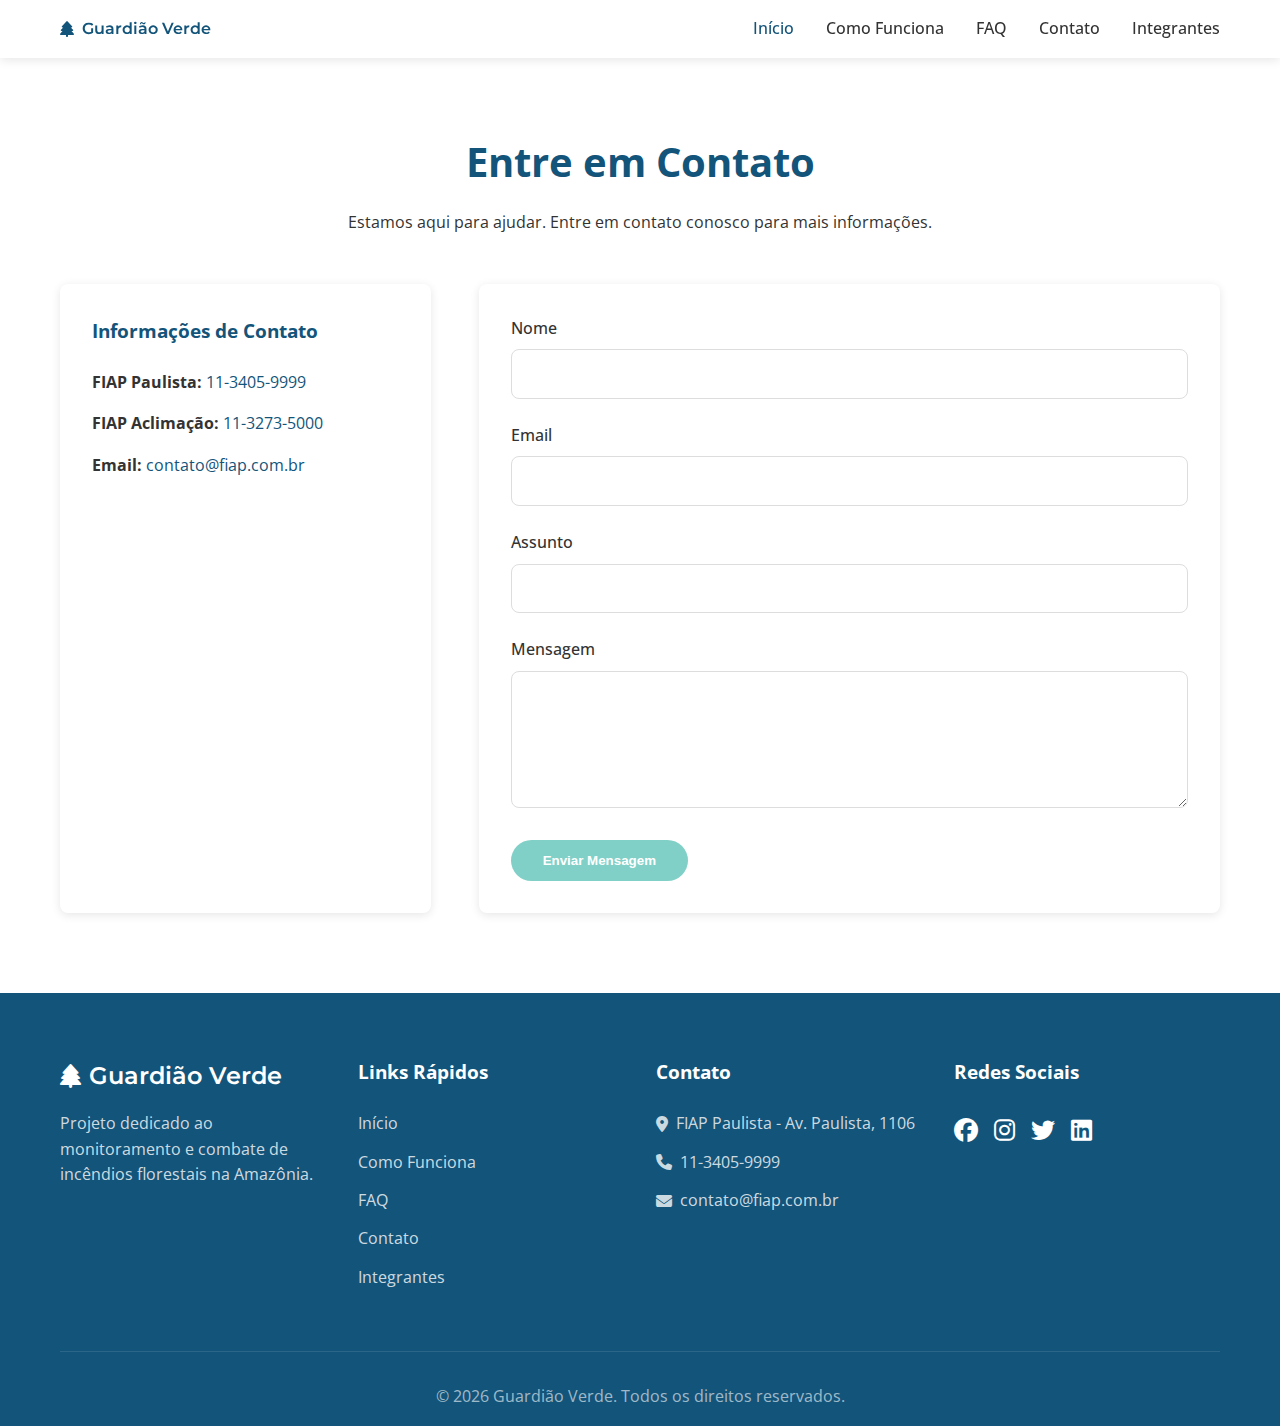
<file: contact.html>
<!doctype html>
<html lang="pt-BR">
    <head>
        <meta charset="utf-8">
        <meta name="viewport" content="width=device-width, initial-scale=1">

        <meta name="description" content="Guardião Verde - Sistema de Mapeamento e Monitoramento de Incêndios Florestais">
        <meta name="author" content="Equipe Guardião Verde">

        <title>Contato - Guardião Verde</title>

        <!-- Fontes -->
        <link rel="preconnect" href="https://fonts.googleapis.com">
        <link rel="preconnect" href="https://fonts.gstatic.com" crossorigin>
        <link href="https://fonts.googleapis.com/css2?family=Montserrat:wght@500;600;700&family=Open+Sans&display=swap" rel="stylesheet">
        
        <!-- CSS -->
        <link href="css/modern.css" rel="stylesheet">
        <link rel="stylesheet" href="https://cdnjs.cloudflare.com/ajax/libs/font-awesome/6.5.1/css/all.min.css">
        <link rel="icon" href="images/favicon.png" type="image/png">
    </head>
    
    <body>
        <header>
        <nav class="navbar">
            <div class="container">
                <a class="navbar-brand" href="index.html">
                    <i class="fas fa-tree"></i>
                    <span>Guardião Verde</span>
                </a>

                <ul class="navbar-nav">
                    <li><a class="nav-link active" href="index.html">Início</a></li>
                    <li><a class="nav-link" href="index.html#section_2">Como Funciona</a></li>
                    <li><a class="nav-link" href="faq.html">FAQ</a></li>
                    <li><a class="nav-link" href="contact.html">Contato</a></li>
                    <li><a class="nav-link" href="integrantes.html">Integrantes</a></li>
                </ul>
            </div>
        </nav>
    </header>

        <section class="section">
            <div class="container">
                <div class="section-title">
                    <h2>Entre em Contato</h2>
                    <p>Estamos aqui para ajudar. Entre em contato conosco para mais informações.</p>
                </div>

                <div class="contact-grid">
                    <div class="contact-info">
                        <h3>Informações de Contato</h3>
                        <p><strong>FIAP Paulista:</strong> <a href="tel:11-3405-9999">11-3405-9999</a></p>
                        <p><strong>FIAP Aclimação:</strong> <a href="tel:11-3273-5000">11-3273-5000</a></p>
                        <p><strong>Email:</strong> <a href="mailto:contato@fiap.com.br">contato@fiap.com.br</a></p>
                    </div>

                    <div class="contact-form">
                        <form>
                            <div class="form-group">
                                <label for="name">Nome</label>
                                <input type="text" id="name" name="name" required>
                            </div>

                            <div class="form-group">
                                <label for="email">Email</label>
                                <input type="email" id="email" name="email" required>
                            </div>

                            <div class="form-group">
                                <label for="subject">Assunto</label>
                                <input type="text" id="subject" name="subject" required>
                            </div>

                            <div class="form-group">
                                <label for="message">Mensagem</label>
                                <textarea id="message" name="message" rows="5" required></textarea>
                            </div>

                            <button type="submit" class="btn btn-primary">Enviar Mensagem</button>
                        </form>
                    </div>
                </div>
            </div>
        </section>

        <footer class="site-footer">
            <div class="container">
                <div class="footer-grid">
                    <div class="footer-info">
                        <a class="footer-brand" href="index.html">
                            <i class="fas fa-tree"></i>
                            <span>Guardião Verde</span>
                        </a>
                        <p>Projeto dedicado ao monitoramento e combate de incêndios florestais na Amazônia.</p>
                    </div>

                    <div class="footer-links">
                        <h4>Links Rápidos</h4>
                        <ul>
                            <li><a href="index.html">Início</a></li>
                            <li><a href="index.html#section_2">Como Funciona</a></li>
                            <li><a href="faq.html">FAQ</a></li>
                            <li><a href="contact.html">Contato</a></li>
                            <li><a href="integrantes.html">Integrantes</a></li>
                        </ul>
                    </div>

                    <div class="footer-contact">
                        <h4>Contato</h4>
                        <p><i class="fas fa-map-marker-alt"></i> FIAP Paulista - Av. Paulista, 1106</p>
                        <p><i class="fas fa-phone"></i> <a href="tel:11-3405-9999">11-3405-9999</a></p>
                        <p><i class="fas fa-envelope"></i> <a href="mailto:contato@fiap.com.br">contato@fiap.com.br</a></p>
                    </div>

                    <div class="footer-social">
                        <h4>Redes Sociais</h4>
                        <div class="social-links">
                            <a href="#" aria-label="Facebook"><i class="fab fa-facebook"></i></a>
                            <a href="#" aria-label="Instagram"><i class="fab fa-instagram"></i></a>
                            <a href="#" aria-label="Twitter"><i class="fab fa-twitter"></i></a>
                            <a href="#" aria-label="LinkedIn"><i class="fab fa-linkedin"></i></a>
                        </div>
                    </div>
                </div>

                <div class="footer-bottom">
                    <p>&copy; <span class="copyright-year">2024</span> Guardião Verde. Todos os direitos reservados.</p>
                </div>
            </div>
        </footer>

        <script src="js/modern.js"></script>
    </body>
</html>
</file>
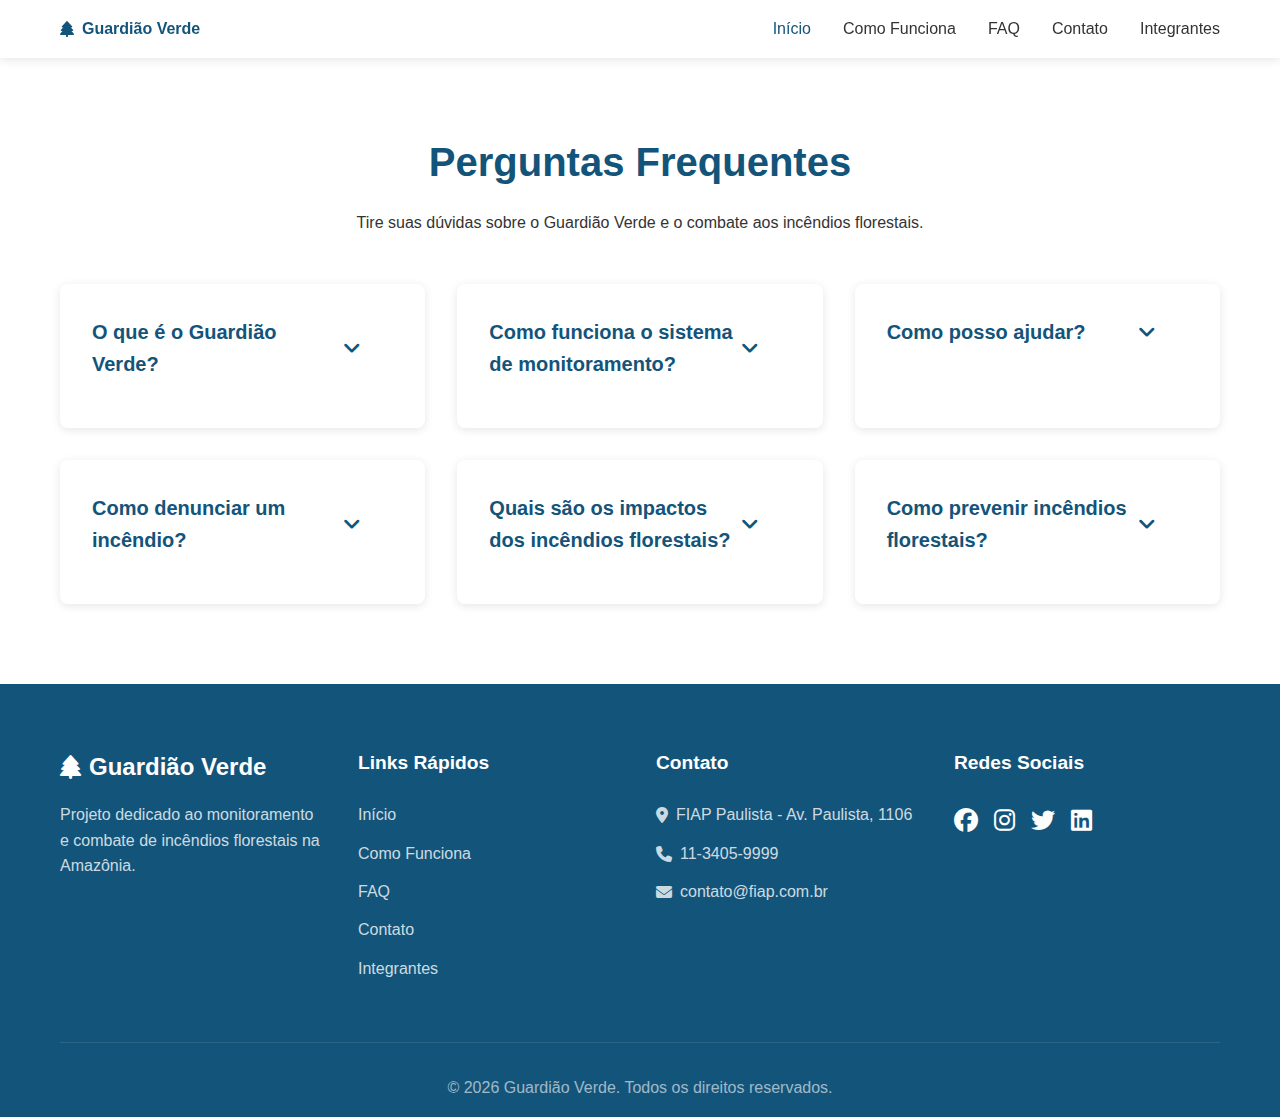
<file: faq.html>
<!doctype html>
<html lang="pt-BR">
    <head>
        <meta charset="utf-8">
        <meta name="viewport" content="width=device-width, initial-scale=1">

        <meta name="description" content="Guardião Verde - Sistema de Mapeamento e Monitoramento de Incêndios Florestais">
        <meta name="author" content="Equipe Guardião Verde">

        <title>FAQ - Guardião Verde</title>

        <!--JavaScript -->
        <script src="js/modern.js" defer></script>
        
        <!-- CSS -->
        <link href="css/modern.css" rel="stylesheet">
        <link rel="stylesheet" href="assets/fontawesome/css/all.min.css">
        <link rel="icon" href="images/favicon.png" type="image/png">
    </head>
    
    <body>
        <header id="header">
        <nav class="navbar">
            <div class="container">
                <a class="navbar-brand" href="index.html">
                    <i class="fas fa-tree"></i>
                    <span>Guardião Verde</span>
                </a>

                <ul class="navbar-nav">
                    <li><a class="nav-link active" href="index.html">Início</a></li>
                    <li><a class="nav-link" href="index.html#section_2">Como Funciona</a></li>
                    <li><a class="nav-link" href="faq.html">FAQ</a></li>
                    <li><a class="nav-link" href="contact.html">Contato</a></li>
                    <li><a class="nav-link" href="integrantes.html">Integrantes</a></li>
                </ul>
            </div>
        </nav>
    </header>

        <section class="section">
            <div class="container">
                <div class="section-title">
                    <h2>Perguntas Frequentes</h2>
                    <p>Tire suas dúvidas sobre o Guardião Verde e o combate aos incêndios florestais.</p>
                </div>

                <div class="faq-grid">
                    <div class="faq-item">
                        <h3>O que é o Guardião Verde?</h3>
                        <p>O Guardião Verde é um sistema de monitoramento e combate a incêndios florestais na Amazônia, utilizando tecnologia avançada para detectar e responder rapidamente a focos de incêndio.</p>
                    </div>

                    <div class="faq-item">
                        <h3>Como funciona o sistema de monitoramento?</h3>
                        <p>Utilizamos uma combinação de satélites, sensores e inteligência artificial para identificar focos de incêndio em tempo real, permitindo uma resposta rápida e eficiente.</p>
                    </div>

                    <div class="faq-item">
                        <h3>Como posso ajudar?</h3>
                        <p>Você pode ajudar de várias formas: sendo um voluntário, fazendo doações, compartilhando informações sobre prevenção e denunciando focos de incêndio quando os identificar.</p>
                    </div>

                    <div class="faq-item">
                        <h3>Como denunciar um incêndio?</h3>
                        <p>Você pode denunciar um incêndio através do nosso formulário de contato, pelo telefone ou pelo aplicativo do Guardião Verde. Forneça o máximo de informações possível sobre a localização.</p>
                    </div>

                    <div class="faq-item">
                        <h3>Quais são os impactos dos incêndios florestais?</h3>
                        <p>Os incêndios florestais causam danos irreparáveis à biodiversidade, afetam o clima global, prejudicam a saúde das populações locais e impactam a economia da região.</p>
                    </div>

                    <div class="faq-item">
                        <h3>Como prevenir incêndios florestais?</h3>
                        <p>A prevenção inclui educação ambiental, práticas sustentáveis, monitoramento constante e ações comunitárias para reduzir riscos e conscientizar a população.</p>
                    </div>
                </div>
            </div>
        </section>

        <footer class="site-footer">
            <div class="container">
                <div class="footer-grid">
                    <div class="footer-info">
                        <a class="footer-brand" href="index.html">
                            <i class="fas fa-tree"></i>
                            <span>Guardião Verde</span>
                        </a>
                        <p>Projeto dedicado ao monitoramento e combate de incêndios florestais na Amazônia.</p>
                    </div>

                    <div class="footer-links">
                        <h4>Links Rápidos</h4>
                        <ul>
                            <li><a href="index.html">Início</a></li>
                            <li><a href="index.html#section_2">Como Funciona</a></li>
                            <li><a href="faq.html">FAQ</a></li>
                            <li><a href="contact.html">Contato</a></li>
                            <li><a href="integrantes.html">Integrantes</a></li>
                        </ul>
                    </div>

                    <div class="footer-contact">
                        <h4>Contato</h4>
                        <p><i class="fas fa-map-marker-alt"></i> FIAP Paulista - Av. Paulista, 1106</p>
                        <p><i class="fas fa-phone"></i> <a href="tel:11-3405-9999">11-3405-9999</a></p>
                        <p><i class="fas fa-envelope"></i> <a href="mailto:contato@fiap.com.br">contato@fiap.com.br</a></p>
                    </div>

                    <div class="footer-social">
                        <h4>Redes Sociais</h4>
                        <div class="social-links">
                            <a href="#" aria-label="Facebook"><i class="fab fa-facebook"></i></a>
                            <a href="#" aria-label="Instagram"><i class="fab fa-instagram"></i></a>
                            <a href="#" aria-label="Twitter"><i class="fab fa-twitter"></i></a>
                            <a href="#" aria-label="LinkedIn"><i class="fab fa-linkedin"></i></a>
                        </div>
                    </div>
                </div>

                <div class="footer-bottom">
                    <p>&copy; <span class="copyright-year">2025</span> Guardião Verde. Todos os direitos reservados.</p>
                </div>
            </div>
        </footer>

    </body>
</html>
</file>
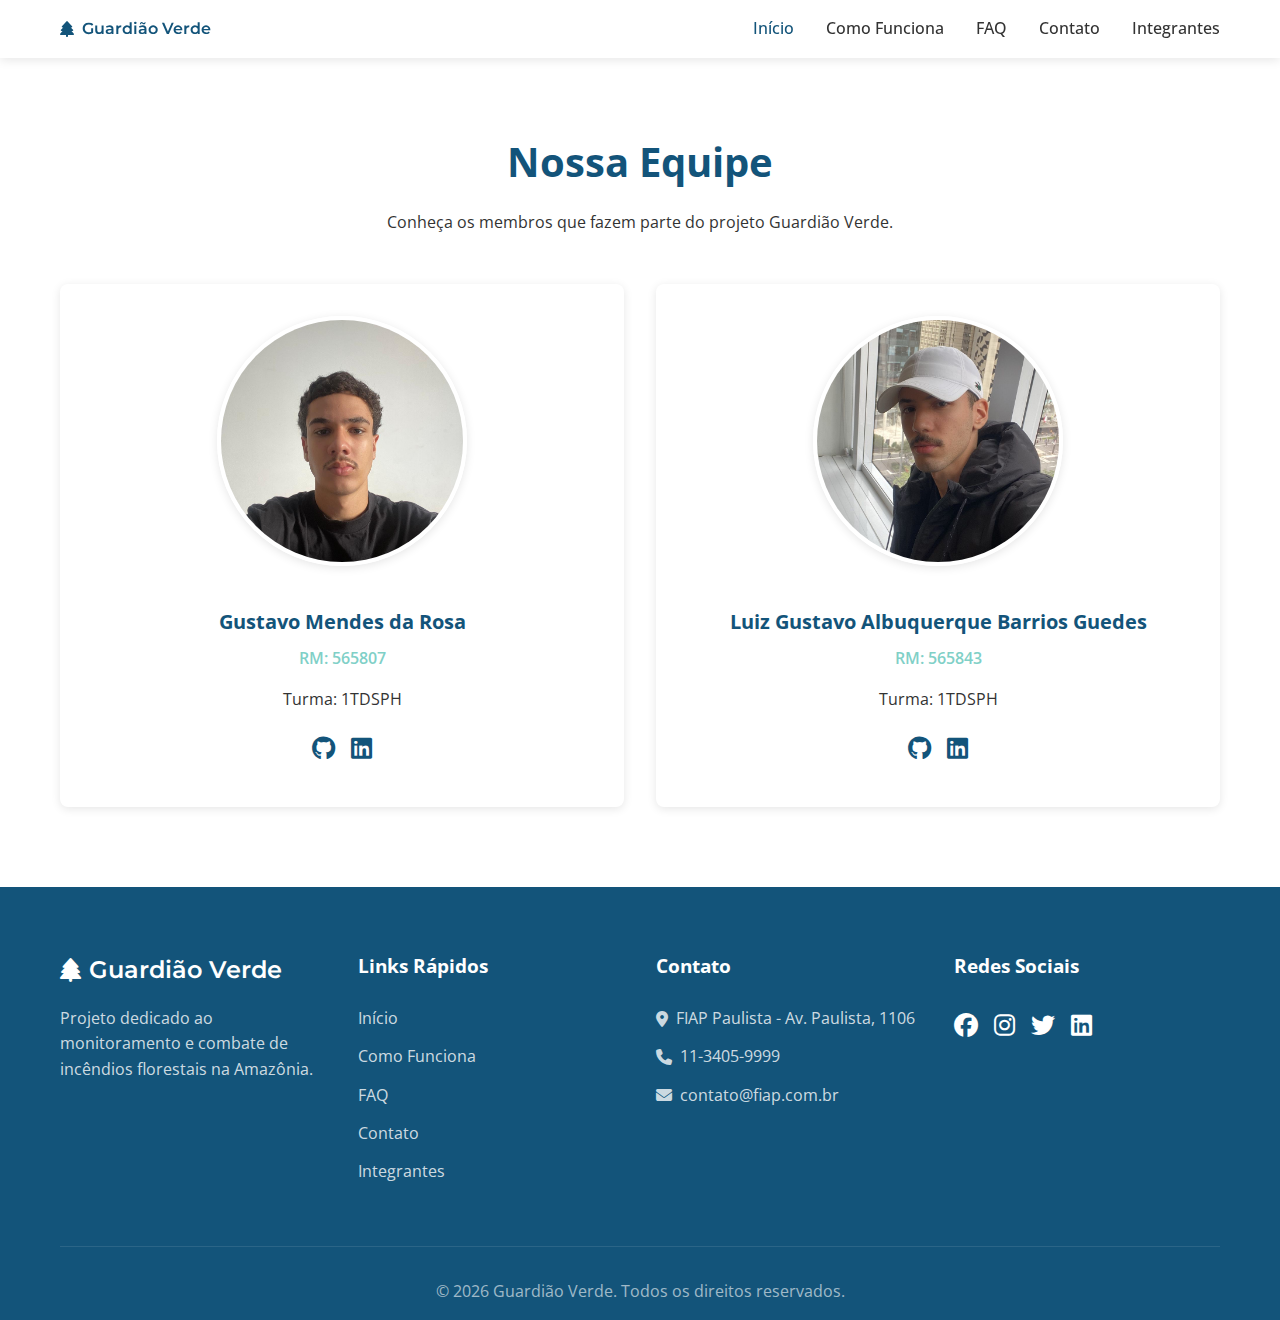
<file: integrantes.html>
<!doctype html>
<html lang="pt-BR">
    <head>
        <meta charset="utf-8">
        <meta name="viewport" content="width=device-width, initial-scale=1">

        <meta name="description" content="Guardião Verde - Sistema de Mapeamento e Monitoramento de Incêndios Florestais">
        <meta name="author" content="Equipe Guardião Verde">

        <title>Integrantes - Guardião Verde</title>

        <!-- Fontes -->
        <link rel="preconnect" href="https://fonts.googleapis.com">
        <link rel="preconnect" href="https://fonts.gstatic.com" crossorigin>
        <link href="https://fonts.googleapis.com/css2?family=Montserrat:wght@500;600;700&family=Open+Sans&display=swap" rel="stylesheet">
        
        <!-- CSS -->
        <link href="css/modern.css" rel="stylesheet">
        <link rel="stylesheet" href="https://cdnjs.cloudflare.com/ajax/libs/font-awesome/6.5.1/css/all.min.css">
        <link rel="icon" href="images/favicon.png" type="image/png">
    </head>
    
    <body>
        <header>
        <nav class="navbar">
            <div class="container">
                <a class="navbar-brand" href="index.html">
                    <i class="fas fa-tree"></i>
                    <span>Guardião Verde</span>
                </a>

                <ul class="navbar-nav">
                    <li><a class="nav-link active" href="index.html">Início</a></li>
                    <li><a class="nav-link" href="index.html#section_2">Como Funciona</a></li>
                    <li><a class="nav-link" href="faq.html">FAQ</a></li>
                    <li><a class="nav-link" href="contact.html">Contato</a></li>
                    <li><a class="nav-link" href="integrantes.html">Integrantes</a></li>
                </ul>
            </div>
        </nav>
    </header>

        <section class="section">
            <div class="container">
                <div class="section-title">
                    <h2>Nossa Equipe</h2>
                    <p>Conheça os membros que fazem parte do projeto Guardião Verde.</p>
                </div>

                <div class="team-grid">
                    <div class="team-member">
                        <div class="member-image">
                            <img src="images/team/member1.jpg" alt="Gustavo Mendes">
                        </div>
                        <div class="member-info">
                            <h3>Gustavo Mendes da Rosa</h3>
                            <p class="role">RM: 565807</p>
                            <p class="description">Turma: 1TDSPH</p>
                            <div class="member-social">
                                <a href="https://github.com/gustavomrm" target="_blank" aria-label="GitHub"><i class="fab fa-github"></i></a>
                                <a href="https://linkedin.com/in/seu-usuario" target="_blank" aria-label="LinkedIn"><i class="fab fa-linkedin"></i></a>
                            </div>
                        </div>
                    </div>

                    <div class="team-member">
                        <div class="member-image">
                            <img src="images/team/member2.jpg" alt="Luiz Gustavo">
                        </div>
                        <div class="member-info">
                            <h3>Luiz Gustavo Albuquerque Barrios Guedes</h3>
                            <p class="role">RM: 565843</p>
                            <p class="description">Turma: 1TDSPH</p>
                            <div class="member-social">
                                <a href="https://github.com/oLuizGuedes" target="_blank" aria-label="GitHub"><i class="fab fa-github"></i></a>
                                <a href="https://linkedin.com/in/seu-usuario" target="_blank" aria-label="LinkedIn"><i class="fab fa-linkedin"></i></a>
                            </div>
                        </div>
                    </div>
                </div>
            </div>
        </section>

        <footer class="site-footer">
            <div class="container">
                <div class="footer-grid">
                    <div class="footer-info">
                        <a class="footer-brand" href="index.html">
                            <i class="fas fa-tree"></i>
                            <span>Guardião Verde</span>
                        </a>
                        <p>Projeto dedicado ao monitoramento e combate de incêndios florestais na Amazônia.</p>
                    </div>

                    <div class="footer-links">
                        <h4>Links Rápidos</h4>
                        <ul>
                            <li><a href="index.html">Início</a></li>
                            <li><a href="index.html#section_2">Como Funciona</a></li>
                            <li><a href="faq.html">FAQ</a></li>
                            <li><a href="contact.html">Contato</a></li>
                            <li><a href="integrantes.html">Integrantes</a></li>
                        </ul>
                    </div>

                    <div class="footer-contact">
                        <h4>Contato</h4>
                        <p><i class="fas fa-map-marker-alt"></i> FIAP Paulista - Av. Paulista, 1106</p>
                        <p><i class="fas fa-phone"></i> <a href="tel:11-3405-9999">11-3405-9999</a></p>
                        <p><i class="fas fa-envelope"></i> <a href="mailto:contato@fiap.com.br">contato@fiap.com.br</a></p>
                    </div>

                    <div class="footer-social">
                        <h4>Redes Sociais</h4>
                        <div class="social-links">
                            <a href="#" aria-label="Facebook"><i class="fab fa-facebook"></i></a>
                            <a href="#" aria-label="Instagram"><i class="fab fa-instagram"></i></a>
                            <a href="#" aria-label="Twitter"><i class="fab fa-twitter"></i></a>
                            <a href="#" aria-label="LinkedIn"><i class="fab fa-linkedin"></i></a>
                        </div>
                    </div>
                </div>

                <div class="footer-bottom">
                    <p>&copy; <span class="copyright-year">2024</span> Guardião Verde. Todos os direitos reservados.</p>
                </div>
            </div>
        </footer>

        <script src="js/modern.js"></script>
    </body>
</html>
</file>
<file: css/modern.css>
/* Variáveis CSS */
:root {
  --primary-color: #13547a;
  --secondary-color: #80d0c7;
  --text-color: #333;
  --light-text: #717275;
  --white: #ffffff;
  --background: #f0f8ff;
  --border-radius: 8px;
  --transition: all 0.3s ease;
  --shadow: 0 2px 10px rgba(0, 0, 0, 0.1);
}

/* Reset e estilos base */
* {
  margin: 0;
  padding: 0;
  box-sizing: border-box;
}

body {
  font-family: 'Open Sans', sans-serif;
  line-height: 1.6;
  color: var(--text-color);
  padding-top: 50px; /* Altura do navbar */
}

/* Container */
.container {
  width: 100%;
  max-width: 1200px;
  margin: 0 auto;
  padding: 0 20px;
}

/* Navegação */
.navbar {
  background: var(--white);
  padding: 1rem 0;
  box-shadow: var(--shadow);
  position: fixed;
  width: 100%;
  top: 0;
  z-index: 1000;
  transition: var(--transition);
}

.navbar.scroll-down {
  transform: translateY(-100%);
}

.navbar.scroll-up {
  transform: translateY(0);
}

.navbar .container {
  display: flex;
  justify-content: space-between;
  align-items: center;
}

.navbar-brand {
  display: flex;
  align-items: center;
  gap: 0.5rem;
  font-family: 'Montserrat', sans-serif;
  font-weight: 600;
  color: var(--primary-color);
  text-decoration: none;
}

.navbar-nav {
  display: flex;
  list-style: none;
  gap: 2rem;
}

.nav-link {
  color: var(--text-color);
  text-decoration: none;
  font-weight: 500;
  transition: var(--transition);
}

.nav-link:hover,
.nav-link.active {
  color: var(--primary-color);
}

/* Menu Mobile */
.menu-button {
  display: none;
  background: none;
  border: none;
  cursor: pointer;
  padding: 0.5rem;
  z-index: 1001;
}

.menu-button span {
  display: block;
  width: 25px;
  height: 3px;
  background: var(--primary-color);
  margin: 5px 0;
  transition: var(--transition);
}

.menu-button.active span:nth-child(1) {
  transform: rotate(45deg) translate(5px, 5px);
}

.menu-button.active span:nth-child(2) {
  opacity: 0;
}

.menu-button.active span:nth-child(3) {
  transform: rotate(-45deg) translate(7px, -7px);
}

/* Hero Section */
.hero-section {
  background: linear-gradient(15deg, var(--primary-color) 0%, var(--secondary-color) 100%);
  min-height: 100vh;
  display: flex;
  align-items: center;
  text-align: center;
  padding: 6rem 0;
  color: var(--white);
}

.hero-content {
  max-width: 800px;
  margin: 0 auto;
}

.hero-title {
  font-size: 3.5rem;
  font-weight: 700;
  margin-bottom: 1.5rem;
}

.hero-subtitle {
  font-size: 1.5rem;
  margin-bottom: 2rem;
}

/* Botões */
.btn {
  display: inline-block;
  padding: 0.8rem 2rem;
  border-radius: 50px;
  text-decoration: none;
  font-weight: 600;
  transition: var(--transition);
  cursor: pointer;
  border: none;
}

.btn-primary {
  background: var(--secondary-color);
  color: var(--white);
}

.btn-primary:hover {
  background: var(--primary-color);
}

/* Cards */
.card-grid {
  display: grid;
  grid-template-columns: repeat(auto-fit, minmax(300px, 1fr));
  gap: 2rem;
  padding: 4rem 0;
}

.card {
  background: var(--white);
  border-radius: var(--border-radius);
  overflow: hidden;
  box-shadow: var(--shadow);
  transition: var(--transition);
  opacity: 0;
  transform: translateY(20px);
}

.card.animate {
  opacity: 1;
  transform: translateY(0);
}

.card:hover {
  transform: translateY(-5px);
}

.card-image {
  width: 100%;
  height: 200px;
  object-fit: cover;
}

.card-content {
  padding: 1.5rem;
}

.card-title {
  font-size: 1.5rem;
  margin-bottom: 1rem;
  color: var(--primary-color);
}

.card-text {
  color: var(--light-text);
  margin-bottom: 1rem;
}

/* Seções */
.section {
  padding: 5rem 0;
}

.section-title {
  text-align: center;
  margin-bottom: 3rem;
}

.section-title h2 {
  font-size: 2.5rem;
  color: var(--primary-color);
  margin-bottom: 1rem;
}

/* Timeline */
.timeline {
  position: relative;
  max-width: 800px;
  margin: 0 auto;
}

.timeline::after {
  content: '';
  position: absolute;
  width: 2px;
  background: var(--secondary-color);
  top: 0;
  bottom: 0;
  left: 50%;
  margin-left: -1px;
}

.timeline-item {
  padding: 10px 40px;
  position: relative;
  width: 50%;
  opacity: 0;
  transform: translateX(-20px);
}

.timeline-item.animate {
  opacity: 1;
  transform: translateX(0);
}

.timeline-item:nth-child(odd) {
  left: 0;
}

.timeline-item:nth-child(even) {
  left: 50%;
  transform: translateX(20px);
}

.timeline-item:nth-child(even).animate {
  transform: translateX(0);
}

/* Footer */
.site-footer {
  background: var(--primary-color);
  color: var(--white);
  padding: 4rem 0 1rem;
}

.footer-grid {
  display: grid;
  grid-template-columns: repeat(auto-fit, minmax(250px, 1fr));
  gap: 2rem;
  margin-bottom: 3rem;
}

.footer-info {
  max-width: 300px;
}

.footer-brand {
  display: flex;
  align-items: center;
  gap: 0.5rem;
  font-family: 'Montserrat', sans-serif;
  font-weight: 600;
  color: var(--white);
  text-decoration: none;
  font-size: 1.5rem;
  margin-bottom: 1rem;
}

.footer-info p {
  color: rgba(255, 255, 255, 0.8);
  line-height: 1.6;
}

.footer-links h4,
.footer-contact h4,
.footer-social h4 {
  color: var(--white);
  margin-bottom: 1.5rem;
  font-size: 1.2rem;
}

.footer-links ul {
  list-style: none;
  padding: 0;
}

.footer-links ul li {
  margin-bottom: 0.8rem;
}

.footer-links ul li a {
  color: rgba(255, 255, 255, 0.8);
  text-decoration: none;
  transition: var(--transition);
}

.footer-links ul li a:hover {
  color: var(--white);
}

.footer-contact p {
  color: rgba(255, 255, 255, 0.8);
  margin-bottom: 0.8rem;
  display: flex;
  align-items: center;
  gap: 0.5rem;
}

.footer-contact a {
  color: rgba(255, 255, 255, 0.8);
  text-decoration: none;
  transition: var(--transition);
}

.footer-contact a:hover {
  color: var(--white);
}

.social-links {
  display: flex;
  gap: 1rem;
}

.social-links a {
  color: var(--white);
  font-size: 1.5rem;
  transition: var(--transition);
}

.social-links a:hover {
  color: var(--secondary-color);
  transform: translateY(-3px);
}

.footer-bottom {
  text-align: center;
  padding-top: 2rem;
  border-top: 1px solid rgba(255, 255, 255, 0.1);
}

.footer-bottom p {
  color: rgba(255, 255, 255, 0.6);
}

/* Formulário de Contato */
.contact-grid {
  display: grid;
  grid-template-columns: 1fr 2fr;
  gap: 3rem;
  margin-top: 2rem;
}

.contact-info {
  background: var(--white);
  padding: 2rem;
  border-radius: var(--border-radius);
  box-shadow: var(--shadow);
}

.contact-info h3 {
  color: var(--primary-color);
  margin-bottom: 1.5rem;
}

.contact-info p {
  margin-bottom: 1rem;
}

.contact-info a {
  color: var(--primary-color);
  text-decoration: none;
  transition: var(--transition);
}

.contact-info a:hover {
  color: var(--secondary-color);
}

.contact-form {
  background: var(--white);
  padding: 2rem;
  border-radius: var(--border-radius);
  box-shadow: var(--shadow);
}

.form-group {
  margin-bottom: 1.5rem;
}

.form-group label {
  display: block;
  margin-bottom: 0.5rem;
  color: var(--text-color);
  font-weight: 500;
}

.form-group input,
.form-group textarea {
  width: 100%;
  padding: 0.8rem;
  border: 1px solid #ddd;
  border-radius: var(--border-radius);
  font-family: inherit;
  font-size: 1rem;
  transition: var(--transition);
}

.form-group input:focus,
.form-group textarea:focus {
  outline: none;
  border-color: var(--primary-color);
  box-shadow: 0 0 0 2px rgba(19, 84, 122, 0.1);
}

.form-group input.error,
.form-group textarea.error {
  border-color: #d32f2f;
  box-shadow: 0 0 0 2px rgba(211,47,47,0.1);
}

.form-success-message {
  color: #388e3c;
  background: #e8f5e9;
  border: 1px solid #388e3c;
  border-radius: 6px;
  padding: 1rem;
  margin-bottom: 1.5rem;
  text-align: center;
  font-weight: 600;
  font-size: 1.1rem;
  animation: fadeIn 0.5s;
}

/* FAQ Section */
.faq-grid {
  display: grid;
  grid-template-columns: repeat(auto-fit, minmax(300px, 1fr));
  gap: 2rem;
  margin-top: 3rem;
}

.faq-item {
  background: var(--white);
  padding: 2rem;
  border-radius: var(--border-radius);
  box-shadow: var(--shadow);
  transition: all 0.3s ease;
  cursor: pointer;
  position: relative;
  overflow: hidden;
}

.faq-item:hover {
  transform: translateY(-5px);
  box-shadow: 0 5px 15px rgba(0, 0, 0, 0.1);
}

.faq-item h3 {
  color: var(--primary-color);
  margin-bottom: 1rem;
  font-size: 1.25rem;
  display: flex;
  justify-content: space-between;
  align-items: center;
  padding-right: 2rem;
}

.faq-item h3::after {
  content: '\f107';
  font-family: 'Font Awesome 6 Free';
  font-weight: 900;
  color: var(--primary-color);
  transition: transform 0.3s ease;
}

.faq-item.active h3::after {
  transform: rotate(180deg);
}

.faq-item p {
  color: var(--text-color);
  line-height: 1.6;
  max-height: 0;
  overflow: hidden;
  transition: all 0.3s ease;
  opacity: 0;
  margin: 0;
}

.faq-item.active p {
  max-height: 200px;
  opacity: 1;
  margin-top: 1rem;
}

.faq-item::before {
  content: '';
  position: absolute;
  top: 0;
  left: 0;
  width: 4px;
  height: 100%;
  background: var(--primary-color);
  transform: scaleY(0);
  transition: transform 0.3s ease;
}

.faq-item:hover::before,
.faq-item.active::before {
  transform: scaleY(1);
}

@keyframes fadeIn {
  from {
    opacity: 0;
    transform: translateY(10px);
  }
  to {
    opacity: 1;
    transform: translateY(0);
  }
}

.faq-item {
  animation: fadeIn 0.5s ease forwards;
}

.faq-item:nth-child(2) {
  animation-delay: 0.1s;
}

.faq-item:nth-child(3) {
  animation-delay: 0.2s;
}

.faq-item:nth-child(4) {
  animation-delay: 0.3s;
}

.faq-item:nth-child(5) {
  animation-delay: 0.4s;
}

.faq-item:nth-child(6) {
  animation-delay: 0.5s;
}

/* Team Section */
.team-grid {
  display: grid;
  grid-template-columns: repeat(auto-fit, minmax(280px, 1fr));
  gap: 2rem;
  margin-top: 3rem;
}

.team-member {
  background: var(--white);
  border-radius: var(--border-radius);
  overflow: hidden;
  box-shadow: var(--shadow);
  transition: transform 0.3s ease;
  text-align: center;
  padding: 1rem;
}

.team-member:hover {
  transform: translateY(-5px);
}

.member-image {
  width: 100%;
  height: 300px;
  overflow: hidden;
  border-radius: 50%;
  margin: 1rem auto;
  width: 250px;
  height: 250px;
  border: 4px solid var(--white);
  box-shadow: var(--shadow);
}

.member-image img {
  width: 100%;
  height: 100%;
  object-fit: cover;
  transition: transform 0.3s ease;
}

.team-member:hover .member-image img {
  transform: scale(1.05);
}

.member-info {
  padding: 1.5rem;
  text-align: center;
}

.member-info h3 {
  color: var(--primary-color);
  margin-bottom: 0.5rem;
  font-size: 1.25rem;
}

.member-info .role {
  color: var(--secondary-color);
  font-weight: 600;
  margin-bottom: 1rem;
}

.member-info .description {
  color: var(--text-color);
  line-height: 1.6;
}

.member-social {
  margin-top: 1rem;
  display: flex;
  gap: 1rem;
  justify-content: center;
}

.member-social a {
  color: var(--primary-color);
  font-size: 1.5rem;
  transition: var(--transition);
}

.member-social a:hover {
  color: var(--secondary-color);
  transform: translateY(-3px);
}

/* Mapa Section */
.map-container {
    position: relative;
    margin: 2rem 0;
    border-radius: var(--border-radius);
    overflow: hidden;
    box-shadow: var(--shadow);
}

#map {
    width: 100%;
    height: 500px;
    background: #f5f5f5;
}

.map-legend {
    position: absolute;
    bottom: 20px;
    right: 20px;
    background: var(--white);
    padding: 1rem;
    border-radius: var(--border-radius);
    box-shadow: var(--shadow);
    z-index: 1000;
}

.map-legend h4 {
    color: var(--primary-color);
    margin-bottom: 0.5rem;
    font-size: 1rem;
}

.map-legend ul {
    list-style: none;
    padding: 0;
    margin: 0;
}

.map-legend li {
    display: flex;
    align-items: center;
    margin-bottom: 0.5rem;
    font-size: 0.9rem;
    color: var(--text-color);
}

.legend-icon {
    width: 12px;
    height: 12px;
    border-radius: 50%;
    margin-right: 0.5rem;
}

.high-risk {
    background: #ff4444;
}

.medium-risk {
    background: #ffbb33;
}

.low-risk {
    background: #00C851;
}

.active-fire {
    background: #ff0000;
    animation: pulse 1.5s infinite;
}

@keyframes pulse {
    0% {
        transform: scale(1);
        opacity: 1;
    }
    50% {
        transform: scale(1.2);
        opacity: 0.7;
    }
    100% {
        transform: scale(1);
        opacity: 1;
    }
}

.map-stats {
    display: grid;
    grid-template-columns: repeat(auto-fit, minmax(250px, 1fr));
    gap: 2rem;
    margin-top: 3rem;
}

.stat-card {
    background: var(--white);
    padding: 2rem;
    border-radius: var(--border-radius);
    box-shadow: var(--shadow);
    text-align: center;
    transition: transform 0.3s ease;
}

.stat-card:hover {
    transform: translateY(-5px);
}

.stat-card i {
    font-size: 2.5rem;
    color: var(--primary-color);
    margin-bottom: 1rem;
}

.stat-card h3 {
    color: var(--text-color);
    font-size: 1.2rem;
    margin-bottom: 0.5rem;
}

.stat-number {
    font-size: 2.5rem;
    font-weight: 700;
    color: var(--primary-color);
    margin: 0;
}

/* Responsividade */
@media (max-width: 768px) {
  .menu-button {
    display: block;
  }

  .navbar-nav {
    position: fixed;
    top: 0;
    right: -100%;
    width: 80%;
    max-width: 300px;
    height: 100vh;
    background: var(--white);
    flex-direction: column;
    padding: 6rem 2rem 2rem;
    transition: var(--transition);
    box-shadow: -2px 0 10px rgba(0, 0, 0, 0.1);
  }

  .navbar-nav.active {
    right: 0;
  }
  
  .hero-title {
    font-size: 2.5rem;
  }
  
  .hero-subtitle {
    font-size: 1.2rem;
  }
  
  .timeline::after {
    left: 31px;
  }
  
  .timeline-item {
    width: 100%;
    padding-left: 70px;
    padding-right: 25px;
  }
  
  .timeline-item:nth-child(even) {
    left: 0;
  }

  .contact-grid {
    grid-template-columns: 1fr;
  }

  .faq-grid {
    grid-template-columns: 1fr;
  }

  .team-grid {
    grid-template-columns: 1fr;
  }

  .footer-grid {
    grid-template-columns: 1fr;
    text-align: center;
  }

  .footer-info {
    max-width: 100%;
  }

  .footer-brand {
    justify-content: center;
  }

  .social-links {
    justify-content: center;
  }

  .footer-contact p {
    justify-content: center;
  }

  #map {
    height: 400px;
  }

  .map-legend {
    position: relative;
    bottom: auto;
    right: auto;
    margin-top: 1rem;
  }

  .map-stats {
    grid-template-columns: 1fr;
  }
}

/* Utilitários */
.text-center {
  text-align: center;
}

.mb-1 { margin-bottom: 0.5rem; }
.mb-2 { margin-bottom: 1rem; }
.mb-3 { margin-bottom: 1.5rem; }
.mb-4 { margin-bottom: 2rem; }

.mt-1 { margin-top: 0.5rem; }
.mt-2 { margin-top: 1rem; }
.mt-3 { margin-top: 1.5rem; }
.mt-4 { margin-top: 2rem; }

.error-message {
  color: #d32f2f;
  font-size: 0.95rem;
  margin-top: 0.25rem;
  min-height: 1.2em;
}

.back-to-top {
  display: block;
  width: fit-content;
  margin: 2rem auto 0 auto;
  padding: 0.7rem 2rem;
  font-size: 1.1rem;
  background: var(--primary-color);
  color: var(--white);
  border-radius: 50px;
  text-decoration: none;
  box-shadow: var(--shadow);
  transition: var(--transition);
}
.back-to-top:hover, .back-to-top:focus {
  background: var(--secondary-color);
  color: var(--primary-color);
  outline: 2px solid var(--secondary-color);
}
</file>
